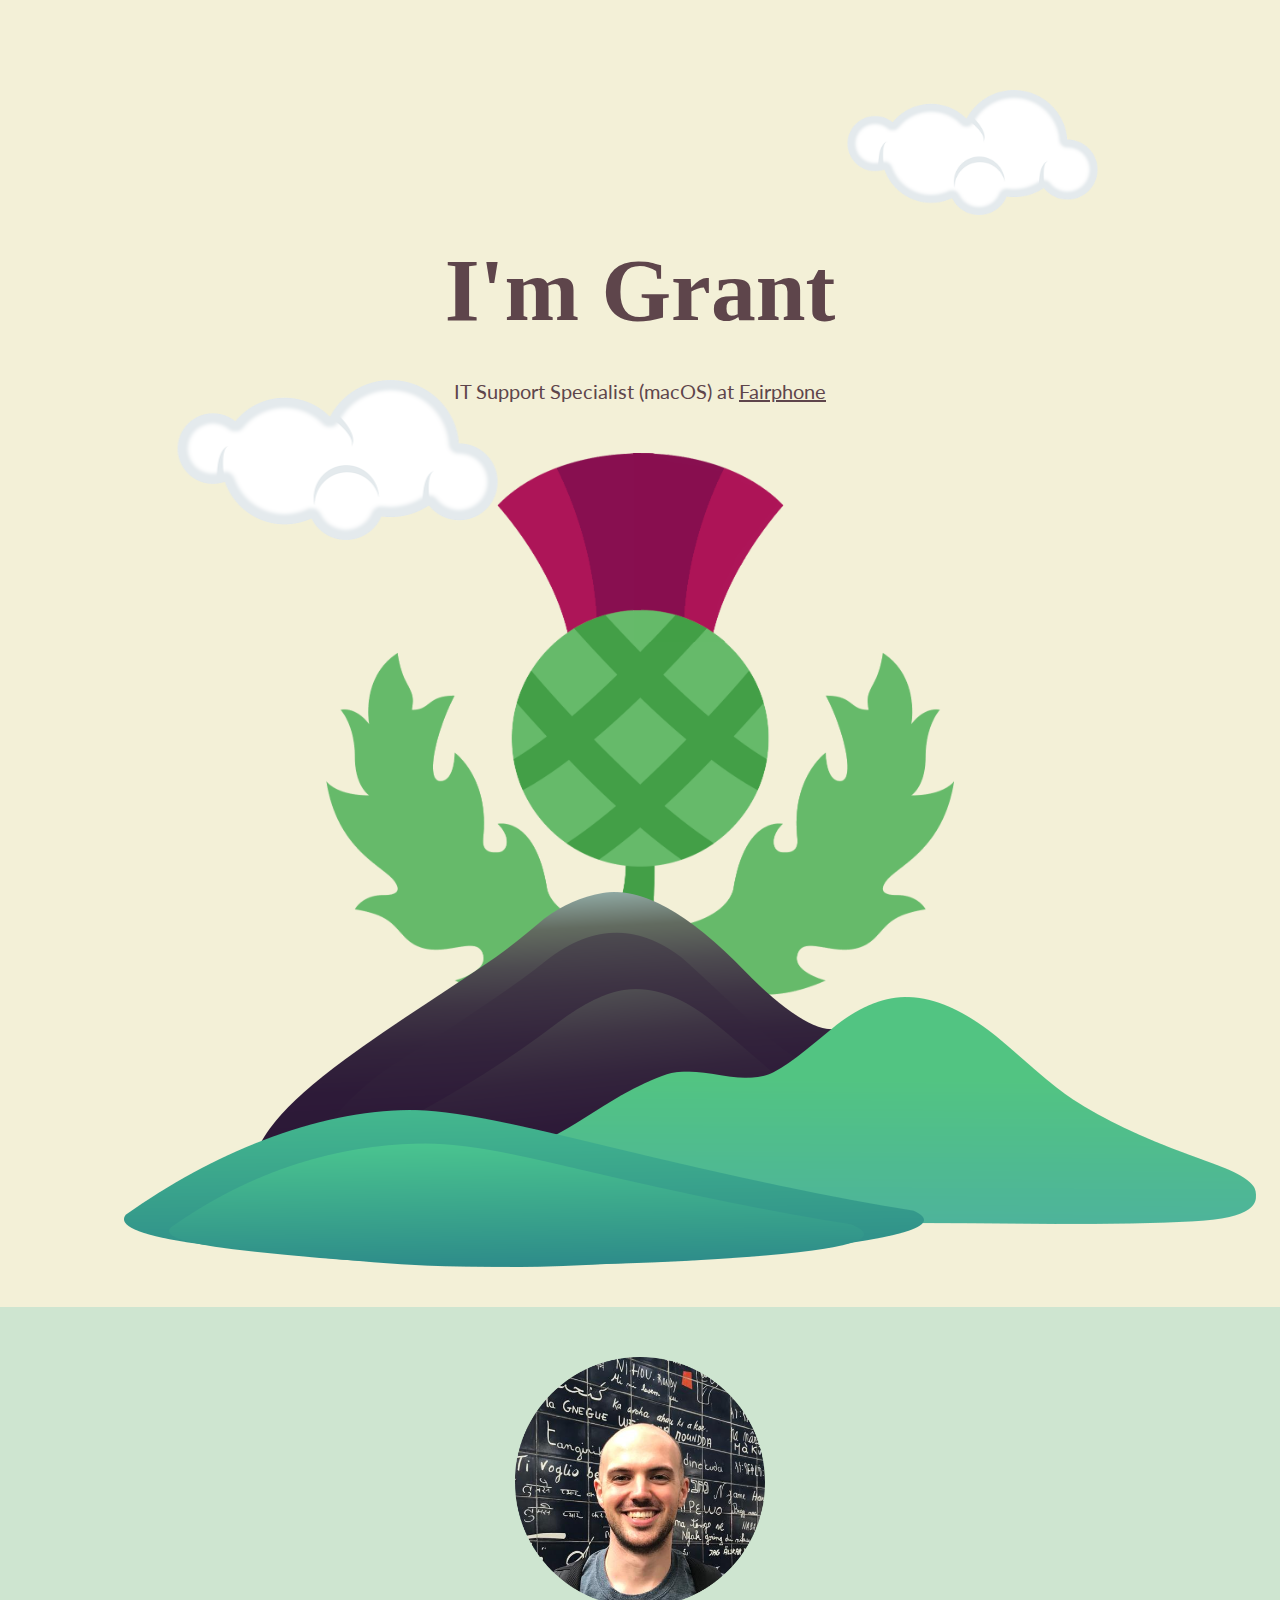
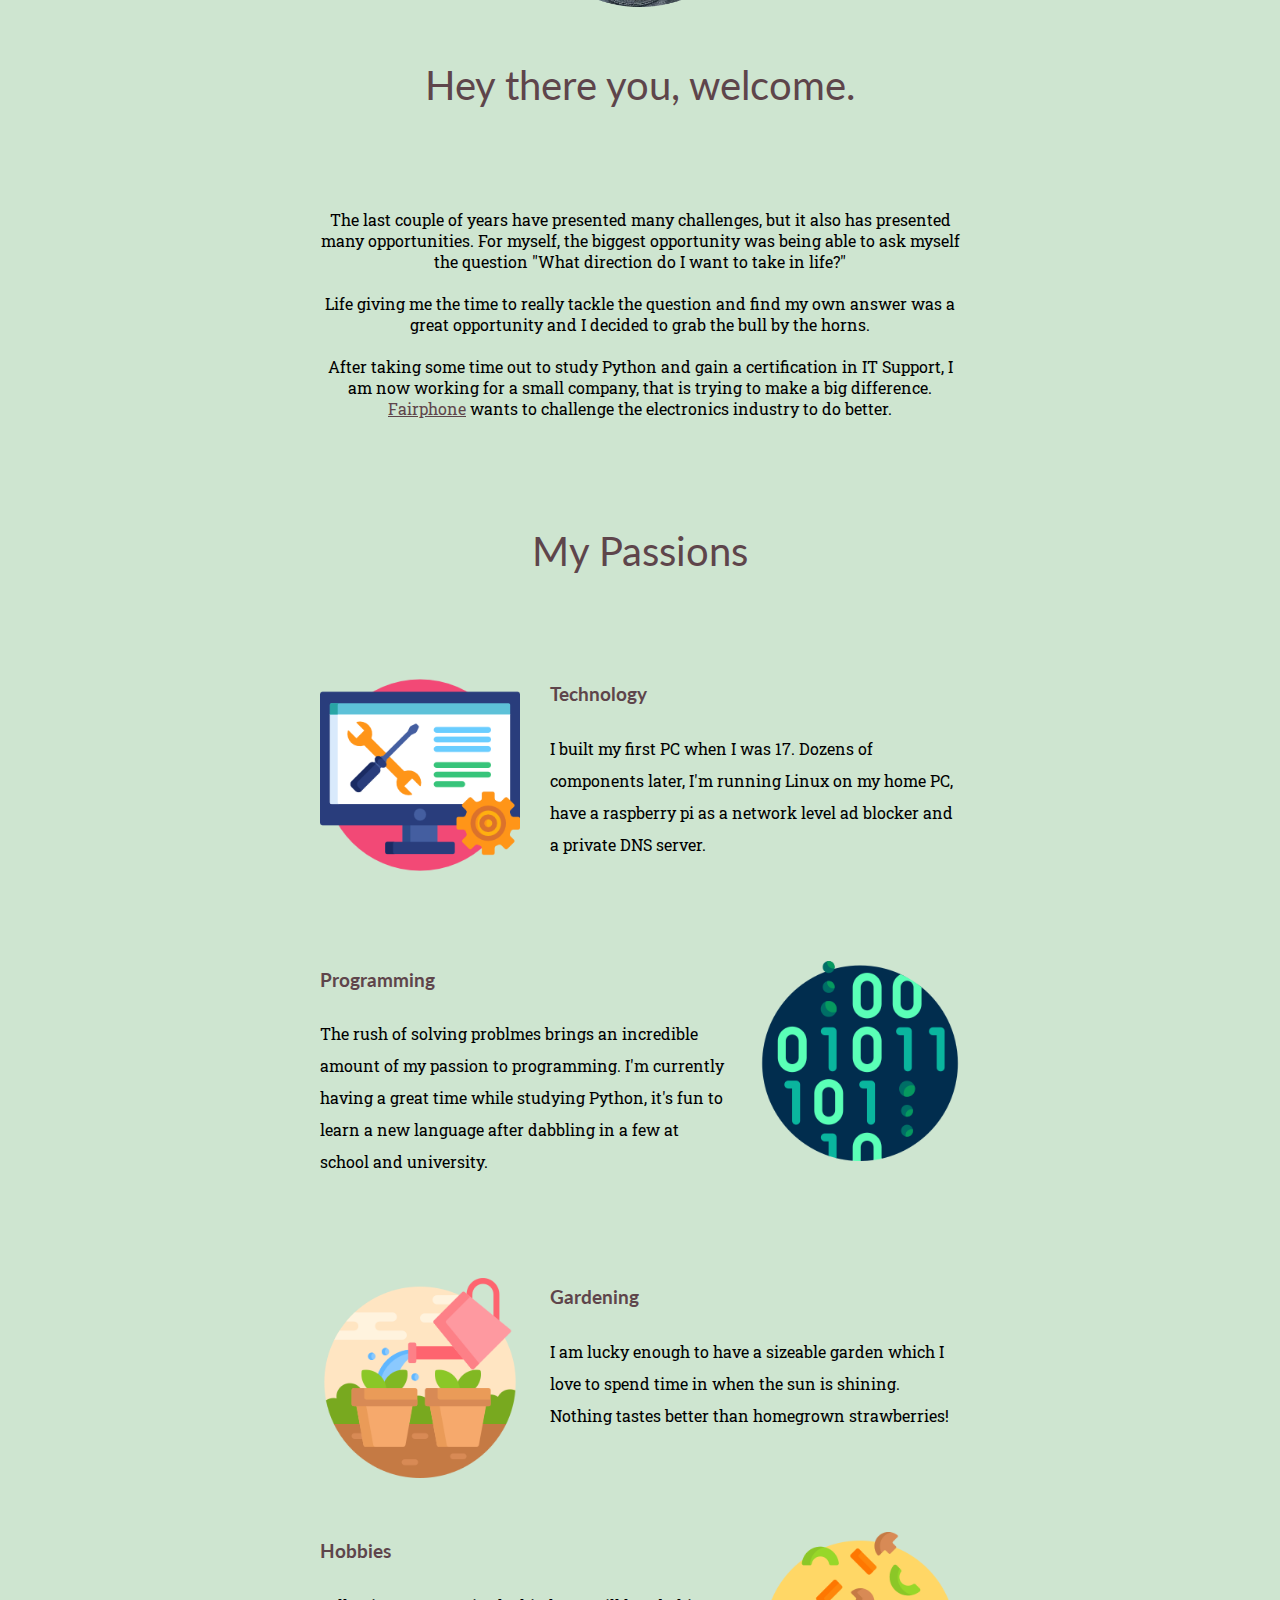
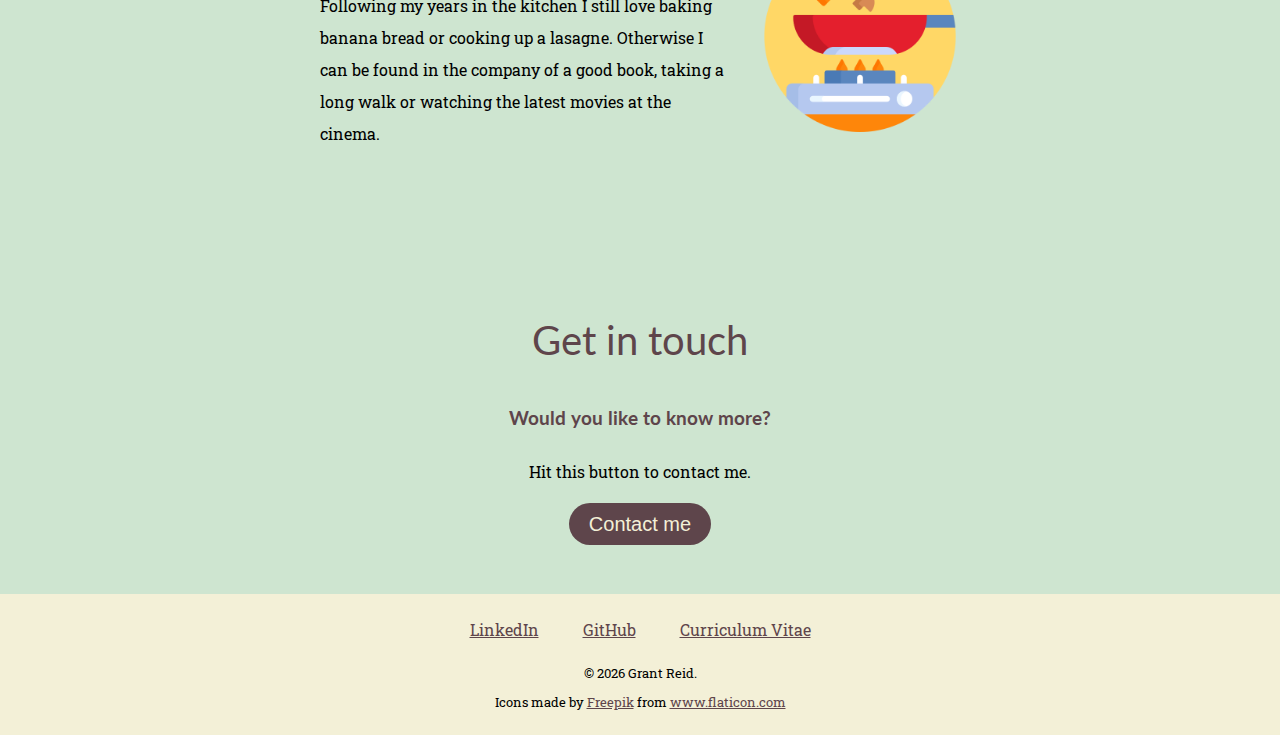
<file: index.html>
<!DOCTYPE html>
<html lang="en" dir="ltr">

<head>
  <meta charset="utf-8" name="description" content=Grant is currently chasing
  his passion and has jumped into a new career in IT. This website will give you
  an idea of who Grant is.>
  <title>Grant Reid</title>
  <link rel="stylesheet" href="css/styles.css">
  <link rel="icon" href="images/favicon1.ico">
  <link rel="preconnect" href="https://fonts.googleapis.com">
  <link rel="preconnect" href="https://fonts.gstatic.com" crossorigin>
  <link href="https://fonts.googleapis.com/css2?family=Lato&family=Roboto+Slab&family=Calligraffitti&display=swap" rel="stylesheet">
</head>

<body>
  <div class="top-container">
    <img class="top-cloud" src="images/cloud.png" alt="cloud-image">
    <h1>I'm Grant</h1>
    <h2 id="intro">IT Support Specialist (macOS) at <a href="https://www.fairphone.com/">Fairphone</a></h2>
    <img class="bottom-cloud" src="images/cloud.png" alt="cloud-image">
    <img class="thistle" src="images/thistle.png" alt="thistle-outline">
    <img class="hill1" src="images/hill1.png" alt="hill1-image">
    <img class="hill2" src="images/hill2.png" alt="hill2-image">
    <img class="hill3" src="images/hill3.png" alt="hill3-image">
    </div>
  <div class="middle-container">
    <div class="profile">
      <img class="my-pic" src="images/me.png" alt="picture of Grant">
      <h2>Hey there you, welcome.</h2>
      <p class="intro-blurb">The last couple of years have presented many challenges, but it also has
        presented many opportunities. For myself, the biggest opportunity was being
        able to ask myself the question "What direction do I want to take in life?"
        <br><br>
        Life giving me the time to really tackle the question and find my own answer
        was a great opportunity and I decided to grab the bull by the horns.
        <br><br>
        After taking some time out to study Python and gain a certification in IT Support, I am now 
        working for a small company, that is trying to make a big difference. <a href=https://fairphone.com>Fairphone</a> wants
        to challenge the electronics industry to do better.
      </p>
    </div>
    <hr>
    <div class="skills">
      <h2>My Passions</h2>
      <div class="skill-row">
        <img class="image-left" src="images/tech.png" alt="technology icon">
        <h3>Technology</h3>
        <p class="skills-text">I built my first PC when I was 17. Dozens of components later, I'm running Linux on my home PC, have a raspberry pi as a network level ad blocker and a private DNS server.</p>
      </div>
      <div class="skill-row">
        <img class="image-right" src="images/programming.png" alt="coding icon">
        <h3>Programming</h3>
        <p class="skills-text">The rush of solving problmes brings an incredible amount of my passion to programming. I'm currently having a great time while studying Python, it's fun to learn a new language after dabbling in a few at school and university.</p>
      </div>
      <div class="skill-row">
        <img class="image-left" src="images/garden.png" alt="watering plants icon">
        <h3>Gardening</h3>
        <p class="skills-text">I am lucky enough to have a sizeable garden which I love to spend time in when the sun is shining. Nothing tastes better than homegrown strawberries!</p>
      </div>
      <div class="skill-row">
        <img class="image-right" src="images/cooking.png" alt="cooking pan icon">
        <h3>Hobbies</h3>
        <p class="skills-text">Following my years in the kitchen I still love baking banana bread or cooking up a lasagne. Otherwise I can be found in the company of a good book, taking a long walk or watching the latest movies at the cinema. </p>
      </div>
    </div>
    <hr>
    <div class="contact-me">
      <h2>Get in touch</h2>
      <h3>Would you like to know more?</h3>
      <p>Hit this button to contact me.</p>
      <a class="btn" href="mailto:web@grantreid.eu">Contact me</a>
    </div>
  </div>


  <div class="bottom-container">
    <a class="footer-link" href="https://www.linkedin.com/in/g-reid/">LinkedIn</a>
    <a class="footer-link" href="https://github.com/sedikitaja">GitHub</a>
    <a class="footer-link" href="cv.html">Curriculum Vitae</a>
    <p class="copyright">© <script type="text/JavaScript"> var theDate=new Date(); document.write(theDate.getFullYear()) </script> Grant Reid.</p>
    <div class="icons">Icons made by <a href="https://www.freepik.com" title="Freepik">Freepik</a> from <a href="https://www.flaticon.com/" title="Flaticon">www.flaticon.com</a></div>
  </div>

</body>

</html>
</file>
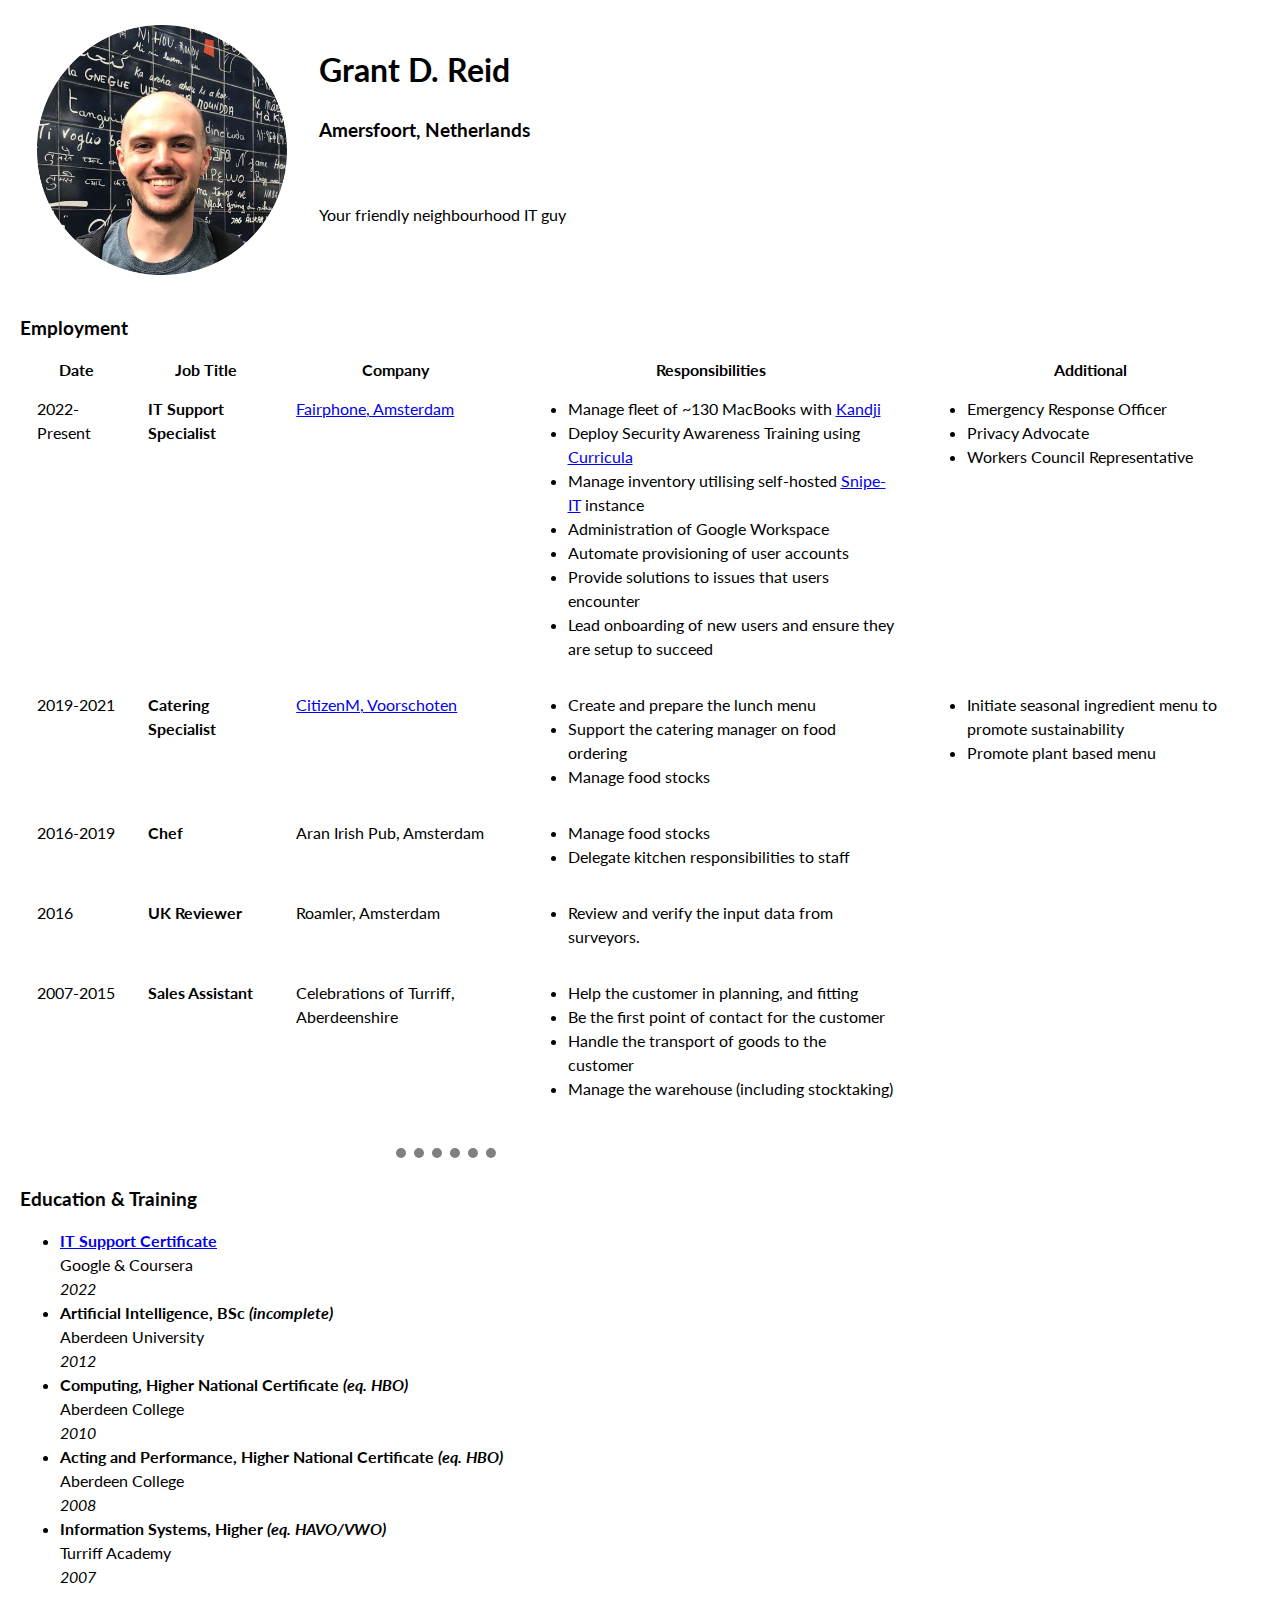
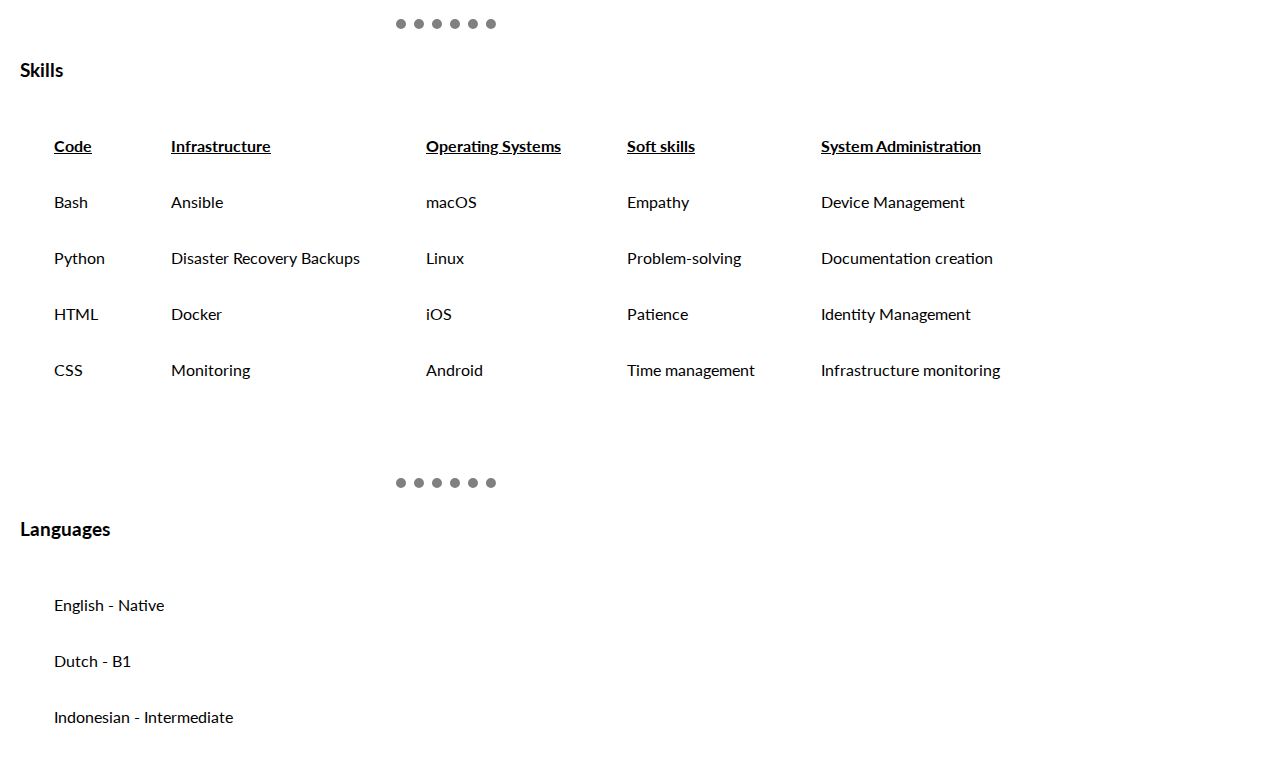
<file: cv.html>
<!DOCTYPE html>
<html lang="en" dir="ltr">

<head>
  <meta charset="utf-8" name="description" content="Grant Reid's CV">
  <title>Grant Reid's CV</title>
  <link rel="preconnect" href="https://fonts.googleapis.com">
  <link rel="preconnect" href="https://fonts.gstatic.com" crossorigin>
  <link href="https://fonts.googleapis.com/css2?family=Lato&display=swap" rel="stylesheet">
</head>
<link rel="stylesheet" href="css/stylesCV.css">

<body>
  <table>
    <tr>
      <td><img src="images/me.png" alt="grant profile picture"></td>
      <td>
        <h1>Grant D. Reid</h1>
        <h3>Amersfoort, Netherlands</h3>
        <br>
        <p>Your friendly neighbourhood IT guy</p>
      </td>
    </tr>
  </table>

  <h3>
    Employment
  </h3>

  <table>

    <thead>
      <tr>
        <th>Date</th>
        <th>Job Title</th>
        <th>Company</th>
        <th>Responsibilities</th>
        <th>Additional</th>
      </tr>
    </thead>

    <tbody>

      <tr>
        <td>2022-Present</td>
        <td class="job-title">IT Support Specialist</td>
        <td><a href="https://www.fairphone.com/">Fairphone, Amsterdam</a></td>
        <td>
          <ul class="responsibilities-list">
            <li>Manage fleet of ~130 MacBooks with <a href="https://www.kandji.io/">Kandji</a></li>
            <li>Deploy Security Awareness Training using <a href="https://www.curricula.com/">Curricula</a></li>
            <li>Manage inventory utilising self-hosted <a href="https://snipeitapp.com/">Snipe-IT</a> instance</li>
            <li>Administration of Google Workspace</li>
            <li>Automate provisioning of user accounts</li>
            <li>Provide solutions to issues that users encounter</li>
            <li>Lead onboarding of new users and ensure they are setup to succeed</li>
          </ul>
        </td>
        <td>
          <ul class="responsibilities-list">
            <li>Emergency Response Officer</li>
            <li>Privacy Advocate</li>
            <li>Workers Council Representative</li>
          </ul>
        </td>
      </tr>

      <tr>
        <td>2019-2021</td>
        <td class="job-title">Catering Specialist</td>
        <td><a href="https://www.citizenm.com/">CitizenM, Voorschoten</a></td>
        <td>
          <ul class="responsibilities-list">
            <li>Create and prepare the lunch menu</li>
            <li>Support the catering manager on food ordering</li>
            <li>Manage food stocks</li>
          </ul>
        </td>
        <td>
          <ul class="responsibilities-list">
            <li>Initiate seasonal ingredient menu to promote sustainability</li>
            <li>Promote plant based menu</li>
          </ul>
        </td>
      </tr>

      <tr>
        <td>2016-2019</td>
        <td class="job-title">Chef</td>
        <td>Aran Irish Pub, Amsterdam</td>
        <td>
          <ul class="responsibilities-list">
            <li>Manage food stocks</li>
            <li>Delegate kitchen responsibilities to staff</li>
          </ul>
        </td>
      </tr>

      <tr>
        <td>2016</td>
        <td class="job-title">UK Reviewer</td>
        <td>Roamler, Amsterdam</td>
        <td>
          <ul class="responsibilities-list">
            <li>Review and verify the input data from surveyors.</li>
          </ul>
        </td>
      </tr>

      <tr>
        <td>2007-2015</td>
        <td class="job-title">Sales Assistant</td>
        <td>Celebrations of Turriff, Aberdeenshire</td>
        <td>
          <ul class="responsibilities-list">
            <li>Help the customer in planning, and fitting</li>
            <li>Be the first point of contact for the customer</li>
            <li>Handle the transport of goods to the customer</li>
            <li>Manage the warehouse (including stocktaking)</li>
          </ul>
        </td>
      </tr>

    </tbody>
  </table>

  <hr>

  <h3>
    Education & Training
  </h3>

  <ul class="education-list">

    <li>
      <strong><a href="https://www.coursera.org/professional-certificates/google-it-support">IT Support Certificate</a></strong> <br>
      Google & Coursera<br>
      <em>2022</em><br>
    </li>

    <li><strong>Artificial Intelligence, BSc <em>(incomplete)</em></strong> <br>
      Aberdeen University <br>
      <em>2012</em><br>
    </li>

    <li><strong>Computing, Higher National Certificate <em>(eq. HBO)</em></strong> <br>
      Aberdeen College <br>
      <em>2010</em><br>
    </li>

    <li><strong>Acting and Performance, Higher National Certificate <em>(eq. HBO)</em></strong> <br>
      Aberdeen College <br>
      <em>2008</em><br>
    </li>

    <li><strong>Information Systems, Higher <em>(eq. HAVO/VWO)</em></strong> <br>
      Turriff Academy<br>
      <em>2007</em><br>
    </li>

  </ul>

  <hr>

  <h3>
    Skills
  </h3>

  <table>
    <tr>

      <td>
        <table>
          <tr>
            <td><strong><u>Code</u></strong></td>
          </tr>
          <tr>
            <td>Bash</td>
          </tr>
          <tr>
            <td>Python</td>
          </tr>
          <tr>
            <td>HTML</td>
          </tr>
          <tr>
            <td>CSS</td>
          </tr>
        </table>
      </td>

      <td>
        <table>
          <tr>
            <td><strong><u>Infrastructure</u></strong></td>
          </tr>
          <tr>
            <td>Ansible</td>
          </tr>
          <tr>
            <td>Disaster Recovery Backups</td>
          </tr>
          <tr>
            <td>Docker</td>
          </tr>
          <tr>
            <td>Monitoring</td>
          </tr>
        </table>
      </td>

            <td>
        <table>
          <tr>
            <td><strong><u>Operating Systems</u></strong></td>
          </tr>
          <tr>
            <td>macOS</td>
          </tr>
          <tr>
            <td>Linux</td>
          </tr>
          <tr>
            <td>iOS</td>
          </tr>
          <tr>
            <td>Android</td>
          </tr>
        </table>
      </td>

      <td>
        <table>
          <tr>
            <td><strong><u>Soft skills</u></strong></td>
          </tr>
          <tr>
            <td>Empathy</td>
          </tr>
          <tr>
            <td>Problem-solving</td>
          </tr>
          <tr>
            <td>Patience</td>
          </tr>
          <tr>
            <td>Time management</td>
          </tr>
        </table>
      </td>

      <td>
        <table>
          <tr>
            <td><strong><u>System Administration</u></strong></td>
          </tr>
          <tr>
            <td>Device Management</td>
          </tr>
          <tr>
            <td>Documentation creation</td>
          </tr>
          <tr>
            <td>Identity Management</td>
          </tr>
          <tr>
            <td>Infrastructure monitoring</td>
          </tr>
          <tr>
            <td></td>
          </tr>
        </table>
      </td>

    </tr>
  </table>

</tr>
</table>

  <hr>

  <h3>
    Languages
  </h3>

  <table>
    <tr>
      <td>
        <table>
          <tr>
            <td>English - Native</td>
          </tr>
          <tr>
            <td>Dutch - B1</td>
          </tr>
          <tr>
            <td>Indonesian - Intermediate</td>
          </tr>
        </table>
      </td>
    </tr>
  </table>

</body>

</html>
</file>
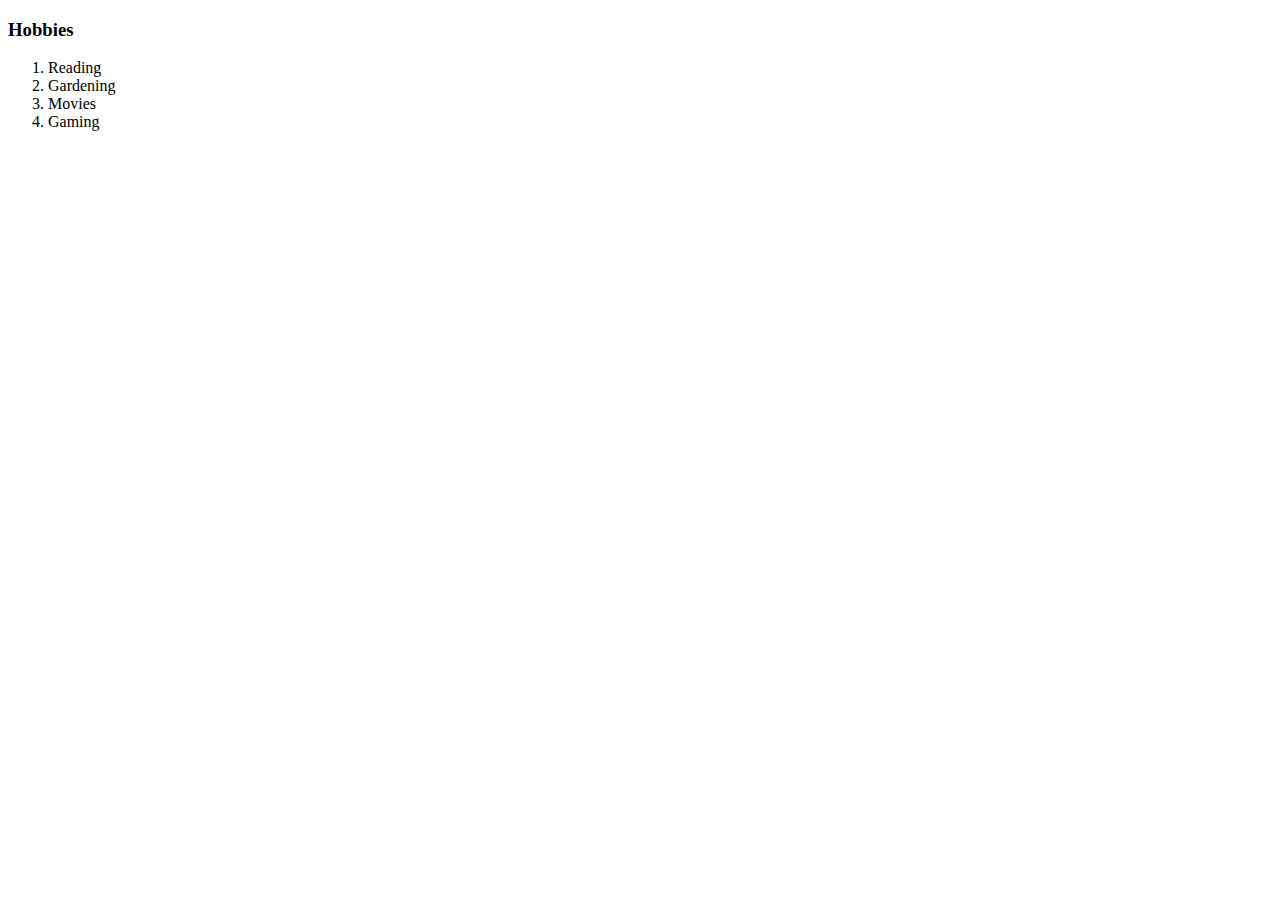
<file: hobbies.html>
<!DOCTYPE html>
<html lang="en" dir="ltr">
  <head>
    <meta charset="utf-8">
    <title>Hobbies</title>
  </head>
  <body>
    <h3>Hobbies</h3>
    <ol>
      <li>Reading</li>
      <li>Gardening</li>
      <li>Movies</li>
      <li>Gaming</li>
    </ol>
  </body>
</html>
</file>
<file: css/styles.css>
:root {
  --MAIN_COLOUR: #CEE5D0;
  --SECONDARY_COLOUR: #F3F0D7;
  --ACCENT_COLOUR: #F7D59C;
  --SECONDARY_ACCENT: #5E454B;
}

img {
  margin: 50px;
}

hr {
  border-style: dotted none none;
  border-width: 0;
  width: 12%;
  color: var(--ACCENT_COLOUR);
}

h1 {
  margin: 100px auto 0 auto;
  font-family: 'Calligraffitti', cursive;
  font-size: 5.6rem;
  color: var(--SECONDARY_ACCENT);
  line-height: 2;
}

h2 {
  margin: 0 auto;
  font-family: 'Lato', sans-serif;
  font-size: 2.5rem;
  color: var(--SECONDARY_ACCENT);
  font-weight: normal;
}

h3 {
  font-family: 'Lato', sans-serif;
  font-size: 1.2rem;
  color: var(--SECONDARY_ACCENT);
}

body {
  text-align: center;
  font-family: 'Roboto Slab', serif;
  background-color: var(--MAIN_COLOUR);
  margin: 0;
}

a {
  color: var(--SECONDARY_ACCENT);
}

#intro {
  font-size: 20px;
}

.my-pic {
  height: 250px;
}

.top-container {
  background-color: var(--SECONDARY_COLOUR);
  position: relative;
  padding-top: 100px;
  padding-bottom: 200px;
}

.bottom-container {
  background-color: var(--SECONDARY_COLOUR);
  position: relative;
  padding-top: 25px;
  padding-bottom: 25px;
}

.top-cloud {
  height: 125px;
  position: absolute;
  top: 40px;
  right: 25%;
  transform: translateX(75%);
  z-index: 1;
}

.bottom-cloud {
  height: 160px;
  position: absolute;
  left: 28%;
  transform: translateX(-72%);
  top: 330px;
  z-index: 1;
}

.thistle {
  z-index: 1;
  height: 600px;
}

.hill1 {
  position: absolute;
  left: 58%;
  transform: translateX(-42%);
  z-index: 5;
  bottom: 33px;
}

.hill2 {
  position: absolute;
  bottom: 40px;
  left: 48%;
  transform: translateX(-52%);
  z-index: 4;
}

.hill3 {
  position: absolute;
  z-index: 6;
  left: 42%;
  transform: translateX(-58%);
  bottom: -10px;
}

.skill-row {
  margin: 100px auto;
  width: 50%;
  text-align: left;
  line-height: 2;
}

.image-left {
   float: left;
   margin: 0 30px 0 0;
   height: 200px;
 }

.image-right {
   float: right;
   margin: 0 0 0 30px;
   height: 200px;
 }

.intro-blurb {
  width: 50%;
  margin: 100px auto;
}

.contact-me {
  width: 40%;
  margin: 50px auto;
  line-height: 2;
}

.footer-link {
  padding: 0 20px;
}

.copyright {
  margin-top: 25px;
  font-size: 0.8rem
}

.btn {
  -webkit-border-radius: 28;
  -moz-border-radius: 28;
  border-radius: 28px;
  font-family: Arial;
  color: #F3F0D7;
  font-size: 20px;
  background: var(--SECONDARY_ACCENT);
  padding: 10px 20px;
  text-decoration: none;
}

.btn:hover {
  background: var(--SECONDARY_COLOUR);
  color: var(--SECONDARY_ACCENT);
  text-decoration: none;
}
.icons {
  font-size: 0.8rem;
}
</file>
<file: css/stylesCV.css>
body{
  font-family: Lato, sans-serif;
  margin-left: 20px;
}

hr {
  border-style: dotted none none;
  width: 8%;
  border-width: 10px;
  margin: 30px 70% 30px 30%;
}

td {
  padding: 15px 15px;
  line-height: 1.5;
  vertical-align: top;
}

img {
  height: 250px;
}

.education-list {
  line-height: 1.5;
}

.responsibilities-list {
  margin: 0
}

.job-title {
  font-weight: bold;
}
</file>
